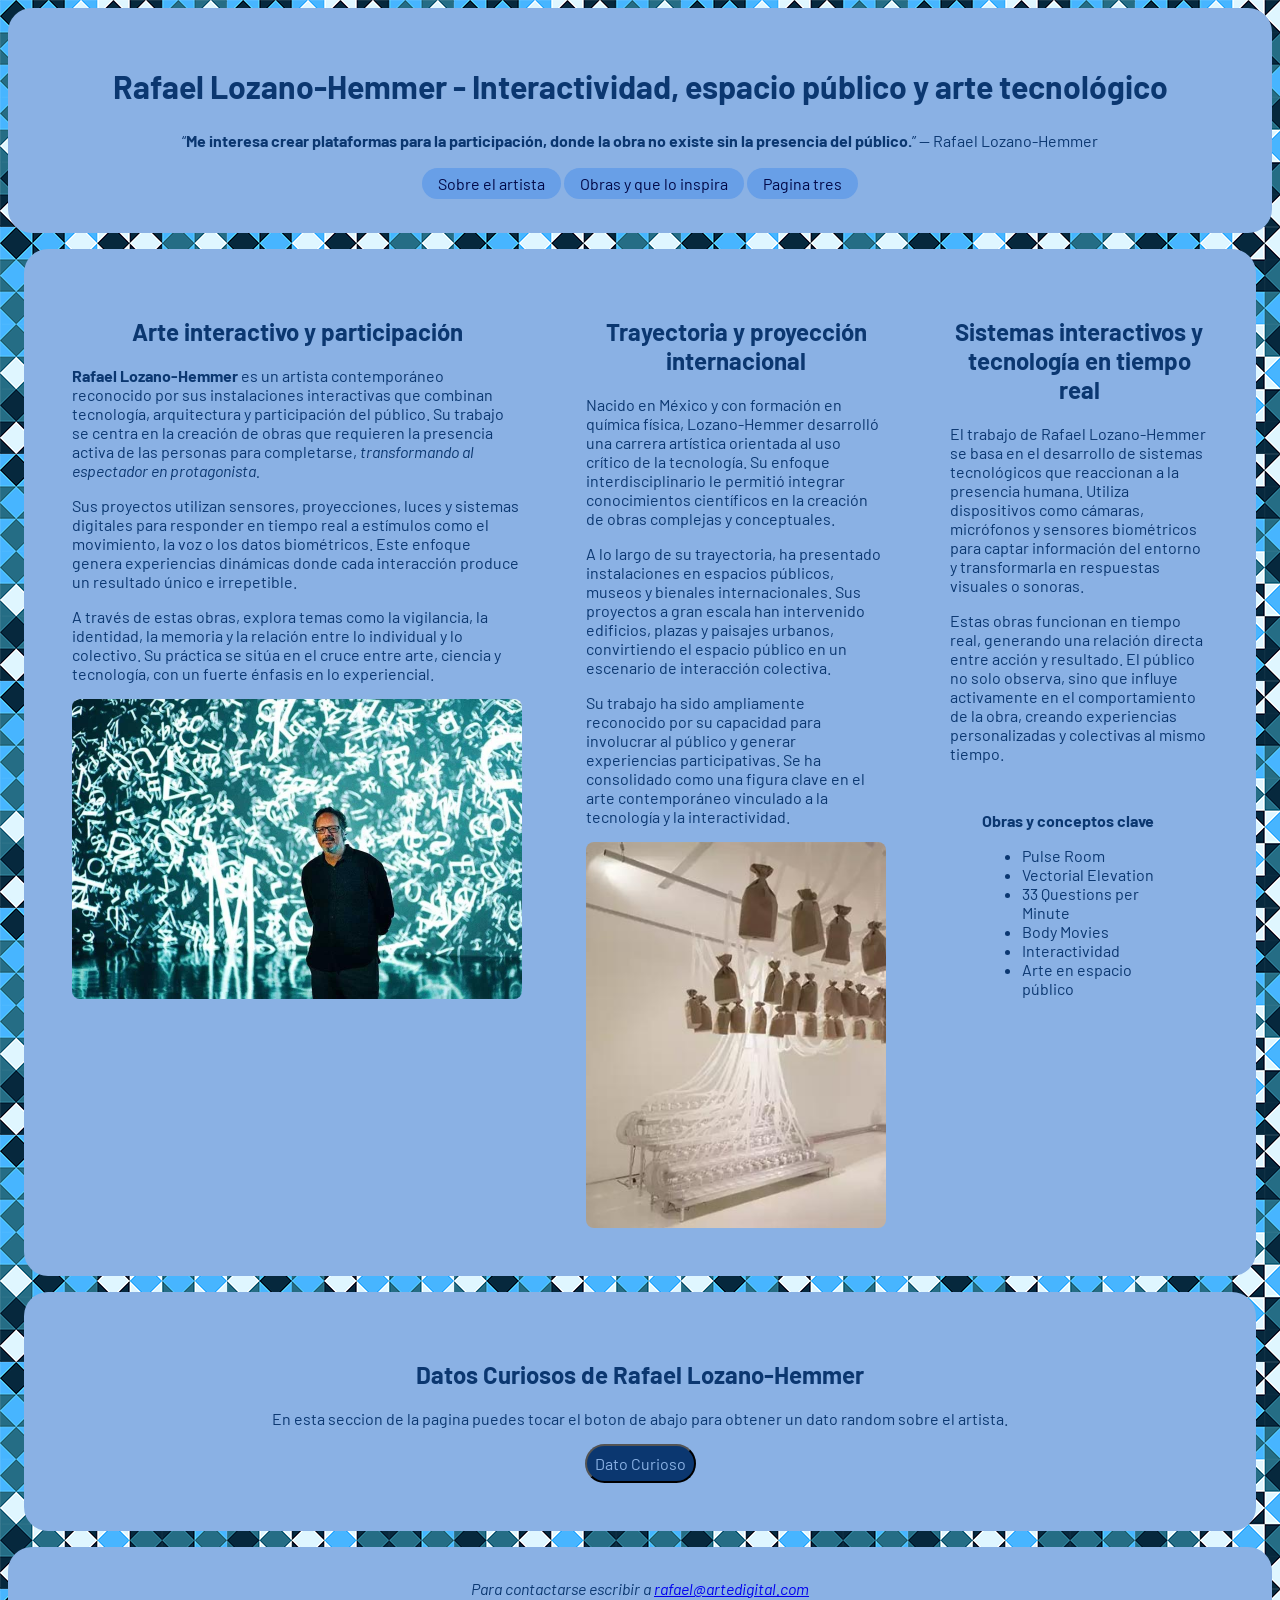
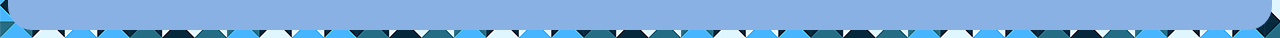
<file: index.html>
<!DOCTYPE html>
<html lang="es">
    <!--HEAD-->
    <head>
        <meta charset="UTF-8">
        <title>Rafael Lozano-Hemmer</title>
        <link href="./css/estilos.css" rel="stylesheet">
        <link rel="preconnect" href="https://fonts.googleapis.com">
        <link rel="preconnect" href="https://fonts.gstatic.com" crossorigin>
        <link href="https://fonts.googleapis.com/css2?family=Barlow:ital,wght@0,100;0,200;0,300;0,400;0,500;0,600;0,700;0,800;0,900;1,100;1,200;1,300;1,400;1,500;1,600;1,700;1,800;1,900&display=swap" rel="stylesheet">
    </head>
    <!--BODY-->
    <body>
        <div id="contenedor">
            <!--Encabezado y navegador-->
            <header class="encabezado">
                <nav class="navegador">
                    <h1>Rafael Lozano-Hemmer - Interactividad, espacio público y arte tecnológico</h1>
                    <p><q><strong>Me interesa crear plataformas para la participación, donde la obra no existe sin la presencia del público.</strong></q> — Rafael Lozano-Hemmer</p>
                    <ul>
                        <li><a href="index.html">Sobre el artista</a></li>
                        <li><a href="obrasInspo.html">Obras y que lo inspira</a></li>
                        <li><a href="dos.html">Pagina tres</a></li>
                    </ul>
                </nav>
            </header>
            <!--Contenido-->
            <main>
                <!--Seccion uno-->
                <section class="columnas">
                    <!--Articulo I-->
                    <article>
                        <h2>Arte interactivo y participación</h2>
                        <p><strong>Rafael Lozano-Hemmer</strong> es un artista contemporáneo reconocido por sus instalaciones interactivas que combinan tecnología, arquitectura y participación del público. Su trabajo se centra en la creación de obras que requieren la presencia activa de las personas para completarse, <em>transformando al espectador en protagonista.</em></p>
                        <p>Sus proyectos utilizan sensores, proyecciones, luces y sistemas digitales para responder en tiempo real a estímulos como el movimiento, la voz o los datos biométricos. Este enfoque genera experiencias dinámicas donde cada interacción produce un resultado único e irrepetible.</p>
                        <p>A través de estas obras, explora temas como la vigilancia, la identidad, la memoria y la relación entre lo individual y lo colectivo. Su práctica se sitúa en el cruce entre arte, ciencia y tecnología, con un fuerte énfasis en lo experiencial.</p>
                        <img src="imagenes/lozano-hemmer.jpg" alt="#" width="450" height="300" class="lozanoImagen">
                    </article>
                    <!--Articulo II-->
                    <article>
                        <h2>Trayectoria y proyección internacional</h2>
                        <p>Nacido en México y con formación en química física, Lozano-Hemmer desarrolló una carrera artística orientada al uso crítico de la tecnología. Su enfoque interdisciplinario le permitió integrar conocimientos científicos en la creación de obras complejas y conceptuales.</p>
                        <p>A lo largo de su trayectoria, ha presentado instalaciones en espacios públicos, museos y bienales internacionales. Sus proyectos a gran escala han intervenido edificios, plazas y paisajes urbanos, convirtiendo el espacio público en un escenario de interacción colectiva.</p>
                        <p>Su trabajo ha sido ampliamente reconocido por su capacidad para involucrar al público y generar experiencias participativas. Se ha consolidado como una figura clave en el arte contemporáneo vinculado a la tecnología y la interactividad.</p>
                        <img src="imagenes/lozano-hemmer-1.jpg" alt="#" class="imagenescentrado">
                    </article>
                    <!--Articulo II-->
                    <article>
                        <h2>Sistemas interactivos y tecnología en tiempo real</h2>
                        <p>El trabajo de Rafael Lozano-Hemmer se basa en el desarrollo de sistemas tecnológicos que reaccionan a la presencia humana. Utiliza dispositivos como cámaras, micrófonos y sensores biométricos para captar información del entorno y transformarla en respuestas visuales o sonoras.</p>
                        <p>Estas obras funcionan en tiempo real, generando una relación directa entre acción y resultado. El público no solo observa, sino que influye activamente en el comportamiento de la obra, creando experiencias personalizadas y colectivas al mismo tiempo.</p>
                        <article class="listauno">
                            <h3>Obras y conceptos clave</h3>
                            <ul>
                                <li>Pulse Room</li>
                                <li>Vectorial Elevation</li>
                                <li>33 Questions per Minute</li>
                                <li>Body Movies</li>
                                <li>Interactividad</li>
                                <li>Arte en espacio público</li>
                            </ul>
                        </article>
                    </article>
                </section>
                <!--Datos Curiosos-->
                <section class="datosCuriosos">
                    <article>
                        <h2>Datos Curiosos de Rafael Lozano-Hemmer</h2>
                        <p>En esta seccion de la pagina puedes tocar el boton de abajo para obtener un dato random sobre el artista.</p>
                        <p id="mostrarDato"></p>
                        <button id="selecionadorDatos">Dato Curioso</button>
                    </article>
                </section>
            </main>
            <!--Pie de pagina-->
            <footer class="pieDePagina">
                <address>Para contactarse escribir a <a href="mailto:rafael@artedigital.com">rafael@artedigital.com</a></address>
            </footer>
        </div>
        <script src="./js/datosCuriosos.js"></script>
    </body>
</html>
</file>
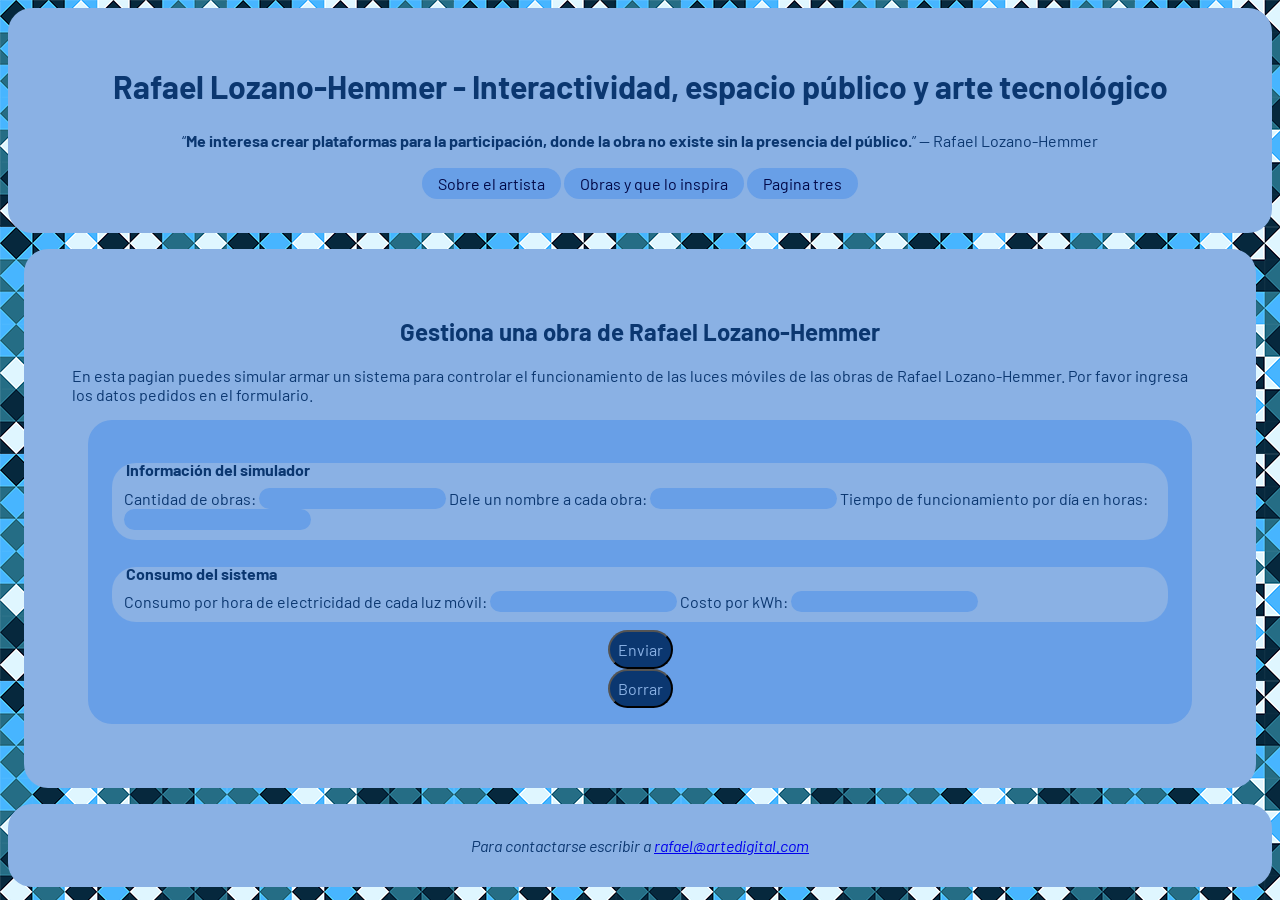
<file: dos.html>
<!DOCTYPE html>
<html lang="es">
    <!--HEAD-->
    <head>
        <meta charset="UTF-8">
        <title>Hola Mundo</title>
        <link href="./css/estilos.css" rel="stylesheet">
        <link rel="preconnect" href="https://fonts.googleapis.com">
        <link rel="preconnect" href="https://fonts.gstatic.com" crossorigin>
        <link href="https://fonts.googleapis.com/css2?family=Barlow:ital,wght@0,100;0,200;0,300;0,400;0,500;0,600;0,700;0,800;0,900;1,100;1,200;1,300;1,400;1,500;1,600;1,700;1,800;1,900&display=swap" rel="stylesheet">
    </head>
    <!--BODY-->
    <body>
        <div id="contenedor">
            <!--Encabezado y navegador-->
            <header class="encabezado">
                <nav class="navegador">
                    <h1>Rafael Lozano-Hemmer - Interactividad, espacio público y arte tecnológico</h1>
                    <p><q><strong>Me interesa crear plataformas para la participación, donde la obra no existe sin la presencia del público.</strong></q> — Rafael Lozano-Hemmer</p>
                    <ul>
                        <li><a href="index.html">Sobre el artista</a></li>
                        <li><a href="obrasInspo.html">Obras y que lo inspira</a></li>
                        <li><a href="dos.html">Pagina tres</a></li>
                    </ul>
                </nav>
            </header>
            <!--Contenido-->
            <main>
                <!--Seccion uno-->
                <section class="columnas">
                    <article id="formularioEjercicio">
                        <h2>Gestiona una obra de Rafael Lozano-Hemmer</h2>
                        <p>En esta pagian puedes simular armar un sistema para controlar el funcionamiento de las luces móviles de las obras de Rafael Lozano-Hemmer. Por favor ingresa los datos pedidos en el formulario.</p>
                        <form action="#" method="get">
                            <fieldset>
                                <legend><strong>Información del simulador</strong></legend>
                                <label for="cantidadObras">Cantidad de obras: </label>
                                <input type="number" name="cantidadObras" id="cantidadObras" required>
                                <label for="obraNombre">Dele un nombre a cada obra: </label>
                                <input type="text" name="obraNombre" id="obraNombre" required>
                                <label for="tiempoPerHora">Tiempo de funcionamiento por día en horas: </label>
                                <input type="number" name="tiempoPerHora" id="tiempoPerHora" required>
                            </fieldset>
                            <fieldset>
                                <legend><strong>Consumo del sistema</strong></legend>
                                <label for="consumoPerHoraluz">Consumo por hora de electricidad de cada luz móvil: </label>
                                <input type="number" name="consumoPerHoraluz" id="consumoPerHoraluz" required>
                                <label for="costoKwh">Costo por kWh: </label>
                                <input type="number" name="costoKwh" id="costoKwh" required>
                            </fieldset>
                            <button type="submit" id="botonFormEnviar">Enviar</button>
                            <button type="reset" id="botonFormBorrar">Borrar</button>
                        </form>
                    </article>

                </section>
            </main>
            <!--Pie de pagina-->
            <footer class="pieDePagina">
                <address>Para contactarse escribir a <a href="mailto:rafael@artedigital.com">rafael@artedigital.com</a></address>
            </footer>
        <script src="./js/ejercicio.js"></script>
    </body>
</html>
</file>
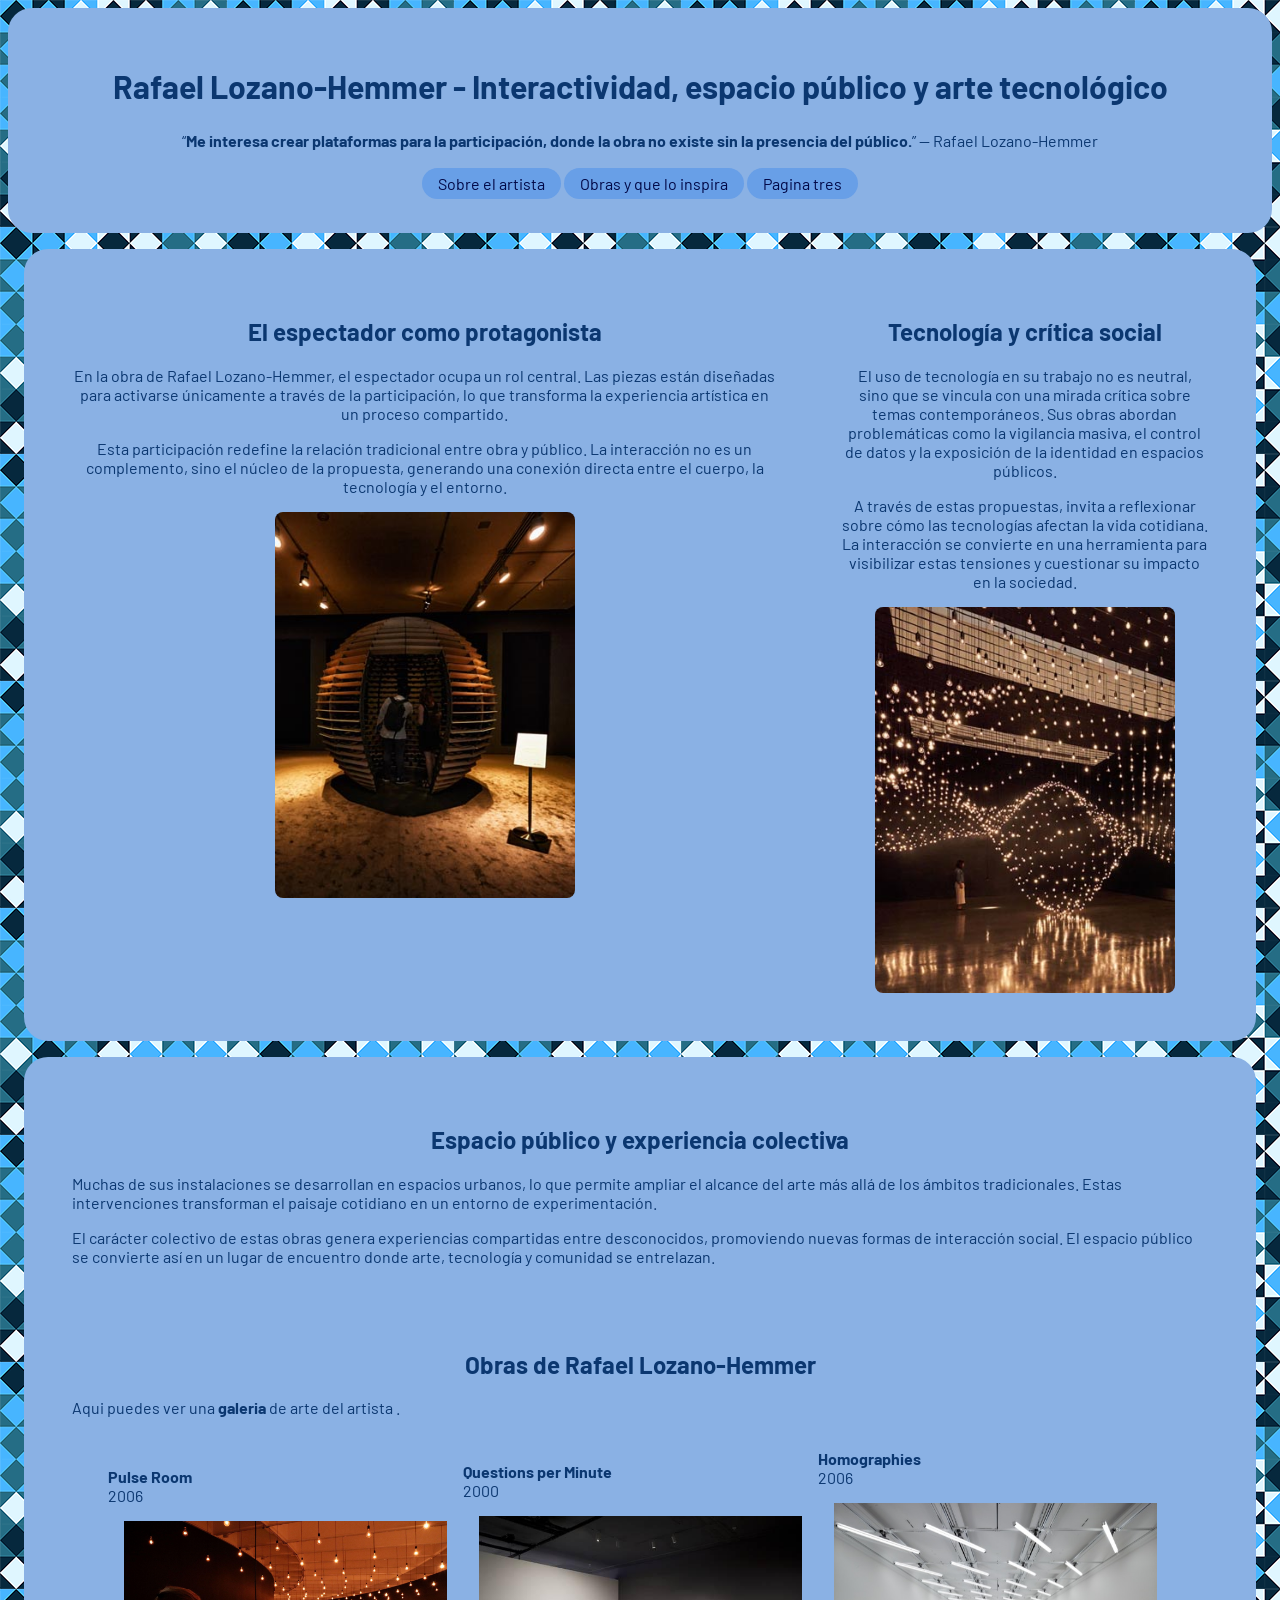
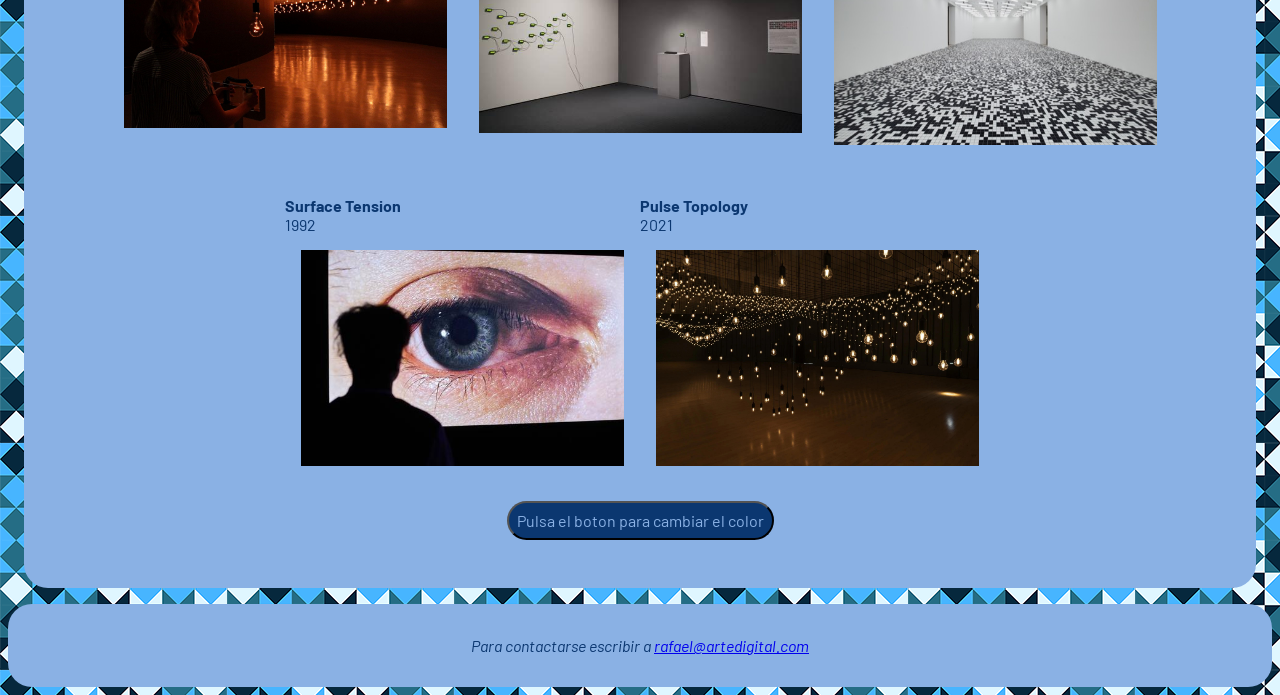
<file: obrasInspo.html>
<!DOCTYPE html>
<html lang="es">
    <!--HEAD-->
    <head>
        <meta charset="UTF-8">
        <title>Obras y Inspiracion</title>
        <link href="./css/estilos.css" rel="stylesheet">
        <link rel="preconnect" href="https://fonts.googleapis.com">
        <link rel="preconnect" href="https://fonts.gstatic.com" crossorigin>
        <link href="https://fonts.googleapis.com/css2?family=Barlow:ital,wght@0,100;0,200;0,300;0,400;0,500;0,600;0,700;0,800;0,900;1,100;1,200;1,300;1,400;1,500;1,600;1,700;1,800;1,900&display=swap" rel="stylesheet">
    </head>
    <!--BODY-->
    <body>
        <div id="contenedor">
            <!--Encabezado y navegador-->
            <header class="encabezado">
                <nav class="navegador">
                    <h1>Rafael Lozano-Hemmer - Interactividad, espacio público y arte tecnológico</h1>
                    <p><q><strong>Me interesa crear plataformas para la participación, donde la obra no existe sin la presencia del público.</strong></q> — Rafael Lozano-Hemmer</p>
                    <ul>
                        <li><a href="index.html">Sobre el artista</a></li>
                        <li><a href="obrasInspo.html">Obras y que lo inspira</a></li>
                        <li><a href="dos.html">Pagina tres</a></li>
                    </ul>
                </nav>
            </header>
            <!--Contenido-->
            <main>
                <!--Seccion uno-->
                <section class="columnasPagDos">
                    <article class="articuloGrande">
                        <h2>El espectador como protagonista</h2>
                        <p>En la obra de Rafael Lozano-Hemmer, el espectador ocupa un rol central. Las piezas están diseñadas para activarse únicamente a través de la participación, lo que transforma la experiencia artística en un proceso compartido.</p>
                        <p>Esta participación redefine la relación tradicional entre obra y público. La interacción no es un complemento, sino el núcleo de la propuesta, generando una conexión directa entre el cuerpo, la tecnología y el entorno.</p>
                        <img src="imagenes/lozano-hemmer-2.jpg" alt="#" class="imagenescentrado">
                    </article>
                    <article class="articuloChico">
                        <h2>Tecnología y crítica social</h2>
                        <p>El uso de tecnología en su trabajo no es neutral, sino que se vincula con una mirada crítica sobre temas contemporáneos. Sus obras abordan problemáticas como la vigilancia masiva, el control de datos y la exposición de la identidad en espacios públicos.</p>
                        <p>A través de estas propuestas, invita a reflexionar sobre cómo las tecnologías afectan la vida cotidiana. La interacción se convierte en una herramienta para visibilizar estas tensiones y cuestionar su impacto en la sociedad.</p>
                        <img src="imagenes/lozano-hemmer-3.jpg" alt="#" class="imagenescentrado">
                    </article>
                </section>
                <section class="columnasSecDos">
                   <article>
                     <h2>Espacio público y experiencia colectiva</h2>
                     <p>Muchas de sus instalaciones se desarrollan en espacios urbanos, lo que permite ampliar el alcance del arte más allá de los ámbitos tradicionales. Estas intervenciones transforman el paisaje cotidiano en un entorno de experimentación.</p>
                     <p>El carácter colectivo de estas obras genera experiencias compartidas entre desconocidos, promoviendo nuevas formas de interacción social. El espacio público se convierte así en un lugar de encuentro donde arte, tecnología y comunidad se entrelazan.</p>
                   </article>
                   <article>
                    <h2>Obras de Rafael Lozano-Hemmer</h2>
                    <p>Aqui puedes ver una <strong>galeria</strong> de arte del artista .</p>
                    <div id="galeriaArte">
                        <!--Aqui se van a mostrar las obras de la galeria-->
                    </div>
                    <button id="botonGaleria">Pulsa el boton para cambiar el color</button>
                   </article>
                </section>
            </main>
            <!--Pie de pagina-->
            <footer class="pieDePagina">
                <address>Para contactarse escribir a <a href="mailto:rafael@artedigital.com">rafael@artedigital.com</a></address>
            </footer>
        </div>
        <script src="./js/galeria.js"></script>
    </body>
</html>
</file>
<file: css/estilos.css>
*{
    box-sizing: border-box;
    font-family: "Barlow", sans-serif;
    font-size: medium;
    /*Tipografia*/
}
body{
    background-image: url(../imagenes/fondo.png);
}
#contendor{
    background-color: rgb(104, 159, 231);
    margin: 5rem;
    padding: 2rem 1rem;
    border-radius: 1.5rem;
}
.encabezado{
    background-color: rgb(138, 177, 228);
    padding: 2rem 2rem;
    border-radius: 1.5rem;
}
.navegador ul{
    margin: 0;
    padding: 0;
    list-style-type: none;
}
.navegador li{
    display: inline-block;
}
.navegador a{
    font-size: 1rem;
    line-height: 2.2rem;
    padding: 0.4rem 1rem;
    text-align: center;
    text-decoration: none;
}
.navegador a:link{
    background-color: rgb(104, 159, 231);
    color: rgb(2, 9, 71);
    border-radius: 1.5rem;
}
.navegador a:visited{
    background-color:rgb(90, 137, 199);
    color: rgb(34, 3, 92);
}
.navegador a:hover{
    background-color:rgb(52, 81, 119);
    color: rgb(104, 159, 231);
}
.navegador a:active{
    background-color:rgb(31, 49, 71);
    color:  rgb(169, 201, 241);
}
/*Main*/
section{
    background-color: rgb(138, 177, 228);
    padding: 1em;
    margin: 1em;
    border-radius: 1.5rem;
}
article{
    text-align: left;
   	padding: 1em;
	margin: 1em;
}
/*Columnas de la pagina 1*/
.columnas{
    display: flex;
}
.columnas p{
    text-align: left;
}
/*Columnas de la pagina 2*/
.columnasPagDos{
    display: flex;
}
.articuloGrande{
    width: 65%;
}
.articuloChico{
    width: 35%;
}
.columnasSecDos{
    margin: 1rem;
    padding: 1rem;
}
.columnasSecDos p{
    text-align: left;
}
.imagenescentrado{
    width: 300px;
    height: 150;
    display: flex;
    justify-content: center;
    align-items: center;
    margin: auto;
    padding: auto;
    border-radius: 0.5rem;
}
.lozanoImagen{
    display: flex;
    justify-content: center;
    align-items: center;
    border-radius: 0.5rem;
}
#galeriaArte{
    display: flex;
    flex-wrap: wrap;
    justify-content: center;
    align-items: center;
}
#galeriaArte img {
    padding: 1rem;
    width: 355px;
    height: auto;
    border-radius: 0.5rem;
}
#galeriaArte p{
    font-weight: 400;
}
p ,h1 ,h2 ,h3 ,ul ,ol ,q{
    text-align: center;
    color: rgb(11, 55, 112);
}
h1{
    font-size: 2rem;
}
h2{
    font-size: 1.5rem;
}
h3{
    font-size:1rem;
}
.listauno ul,h3{
    text-align: left;
}
.datosCuriosos h2,p,button{
    text-align: center;
    justify-content: center;
}
button{
    background-color: rgb(11, 55, 112);
    color: rgb(138, 177, 228);
    display: flex;
    justify-content: center;
    align-items: center;
    margin: auto;
    padding: 0.5rem;
    border-radius: 1.5rem;
}
.botonForm{
    display: inline-block;
}
form{
    background-color: rgb(104, 159, 231);
    border-radius: 1.5rem;
    padding: 1rem;
    margin: 1rem;
}
fieldset{
    background-color: rgb(138, 177, 228);
    color: rgb(11, 55, 112);
    border: 0;
    margin: 0.5rem;
    border-radius: 1.5rem;
}
legend{
    font-size: 2rem;
}
input{
    background-color:rgb(104, 159, 231);
    border: 0;
    border-radius: 1.5rem;
}
input::placeholder{
    color: rgb(62, 84, 114);
}
.pieDePagina{
    background-color: rgb(138, 177, 228);
    padding: 2rem 2rem;
    border-radius: 1.5rem;
}
.pieDePagina address{
    text-align: center;
    text-decoration: none;
    color: rgb(11, 55, 112);
}
</file>
